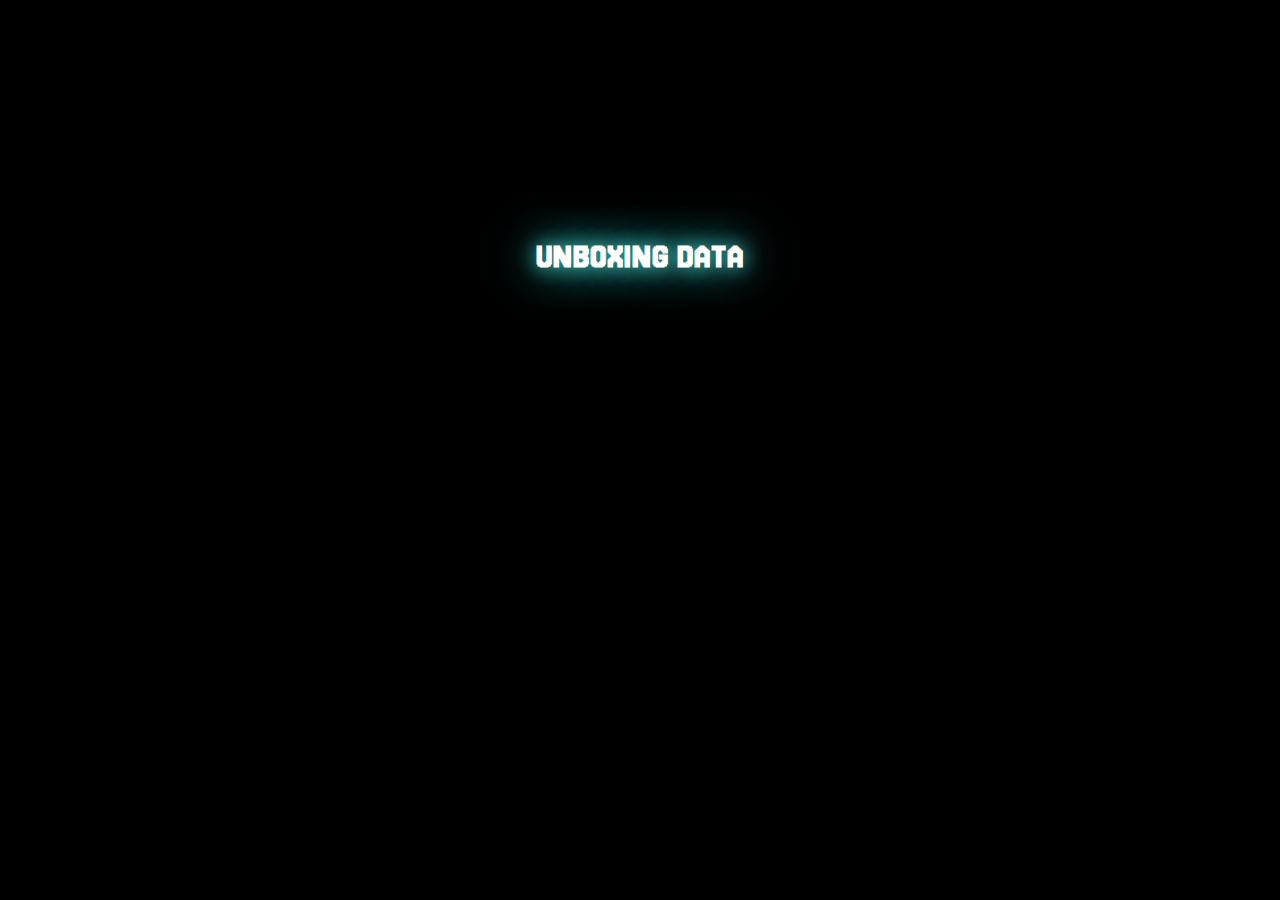
<file: index.html>
<!DOCTYPE html>
<html lang="en">
<head>
    <meta charset="UTF-8">
    <meta name="viewport" content="width=device-width, initial-scale=1.0">
    <title>Unboxing Data</title>
    <link rel="stylesheet" href="style.css">

    <link rel="preconnect" href="https://fonts.googleapis.com">
    <link rel="preconnect" href="https://fonts.gstatic.com" crossorigin>
    <link href="https://fonts.googleapis.com/css2?family=Jersey+20&family=Oswald:wght@200..700&display=swap" rel="stylesheet">
    
</head>
<body>
    <header class="hero">
        <h1>Unboxing Data</h1>
        
        <!-- Page Links with Data Flow Animation -->
        <div class="links">
            <a href="page1.html" class="dataflow-link" data-title="Page 1">
                <span class="dataflow speed1">
                    <div class="data"></div><div class="data"></div><div class="data"></div>
                    <div class="data"></div><div class="data"></div><div class="data"></div>
                </span>
                <span class="link-title">Data Trails</span>
            </a>
            <a href="page2.html" class="dataflow-link" data-title="Page 2">
                <span class="dataflow speed2">
                    <div class="data"></div><div class="data"></div><div class="data"></div>
                    <div class="data"></div><div class="data"></div><div class="data"></div>
                </span>
                <span class="link-title">Crafting Experiences</span>
            </a>
            <a href="page4.html" class="dataflow-link" data-title="Page 4">
                <span class="dataflow speed4">
                    <div class="data"></div><div class="data"></div><div class="data"></div>
                    <div class="data"></div><div class="data"></div><div class="data"></div>
                </span>
                <span class="link-title">From Personal to Global</span>
            </a>
            <a href="page3.html" class="dataflow-link" data-title="Page 3">
                <span class="dataflow speed3">
                    <div class="data"></div><div class="data"></div><div class="data"></div>
                    <div class="data"></div><div class="data"></div><div class="data"></div>
                </span>
                <span class="link-title">AI and Data Transparency</span>
            </a>
            <a href="page5.html" class="dataflow-link" data-title="Page 5">
                <span class="dataflow speed5">
                    <div class="data"></div><div class="data"></div><div class="data"></div>
                    <div class="data"></div><div class="data"></div><div class="data"></div>
                </span>
                <span class="link-title">Dynamic "Protrait"</span>
            </a>
        </div>
    </header>
</body>
</html>
</file>
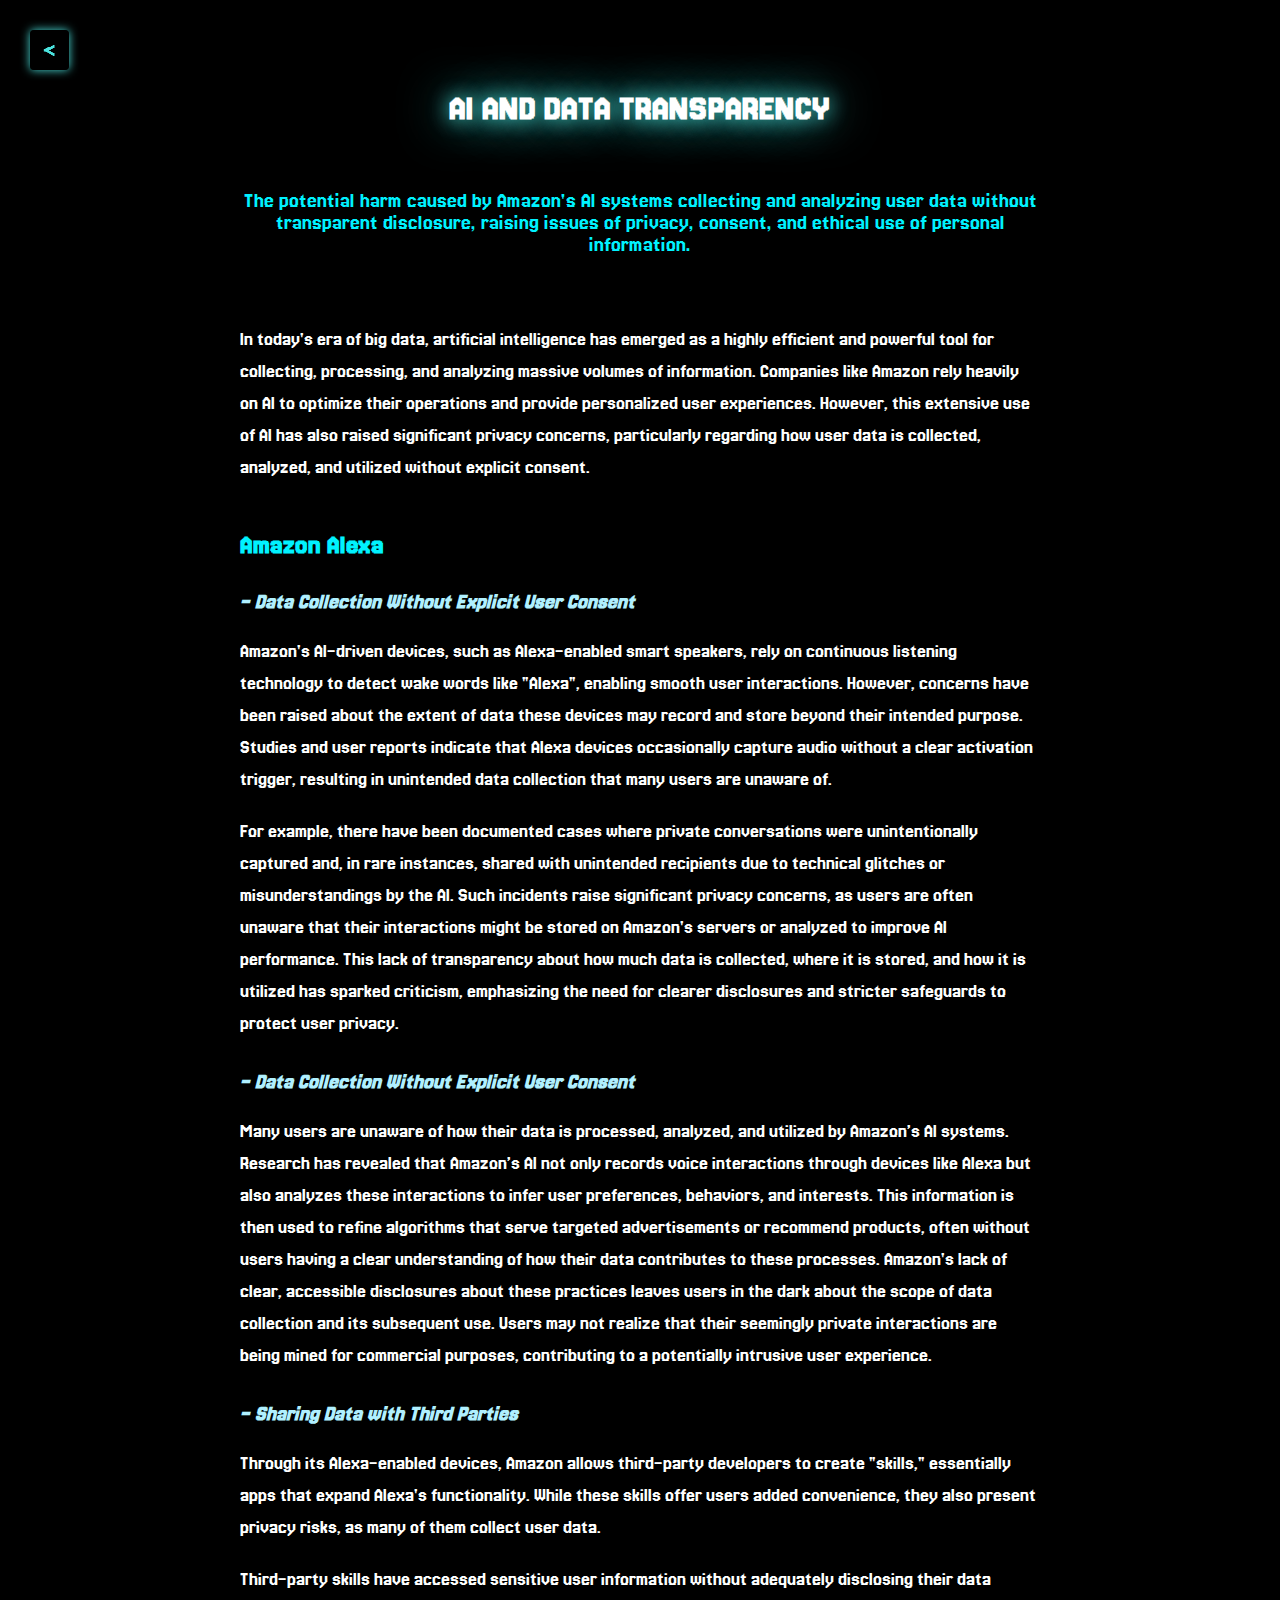
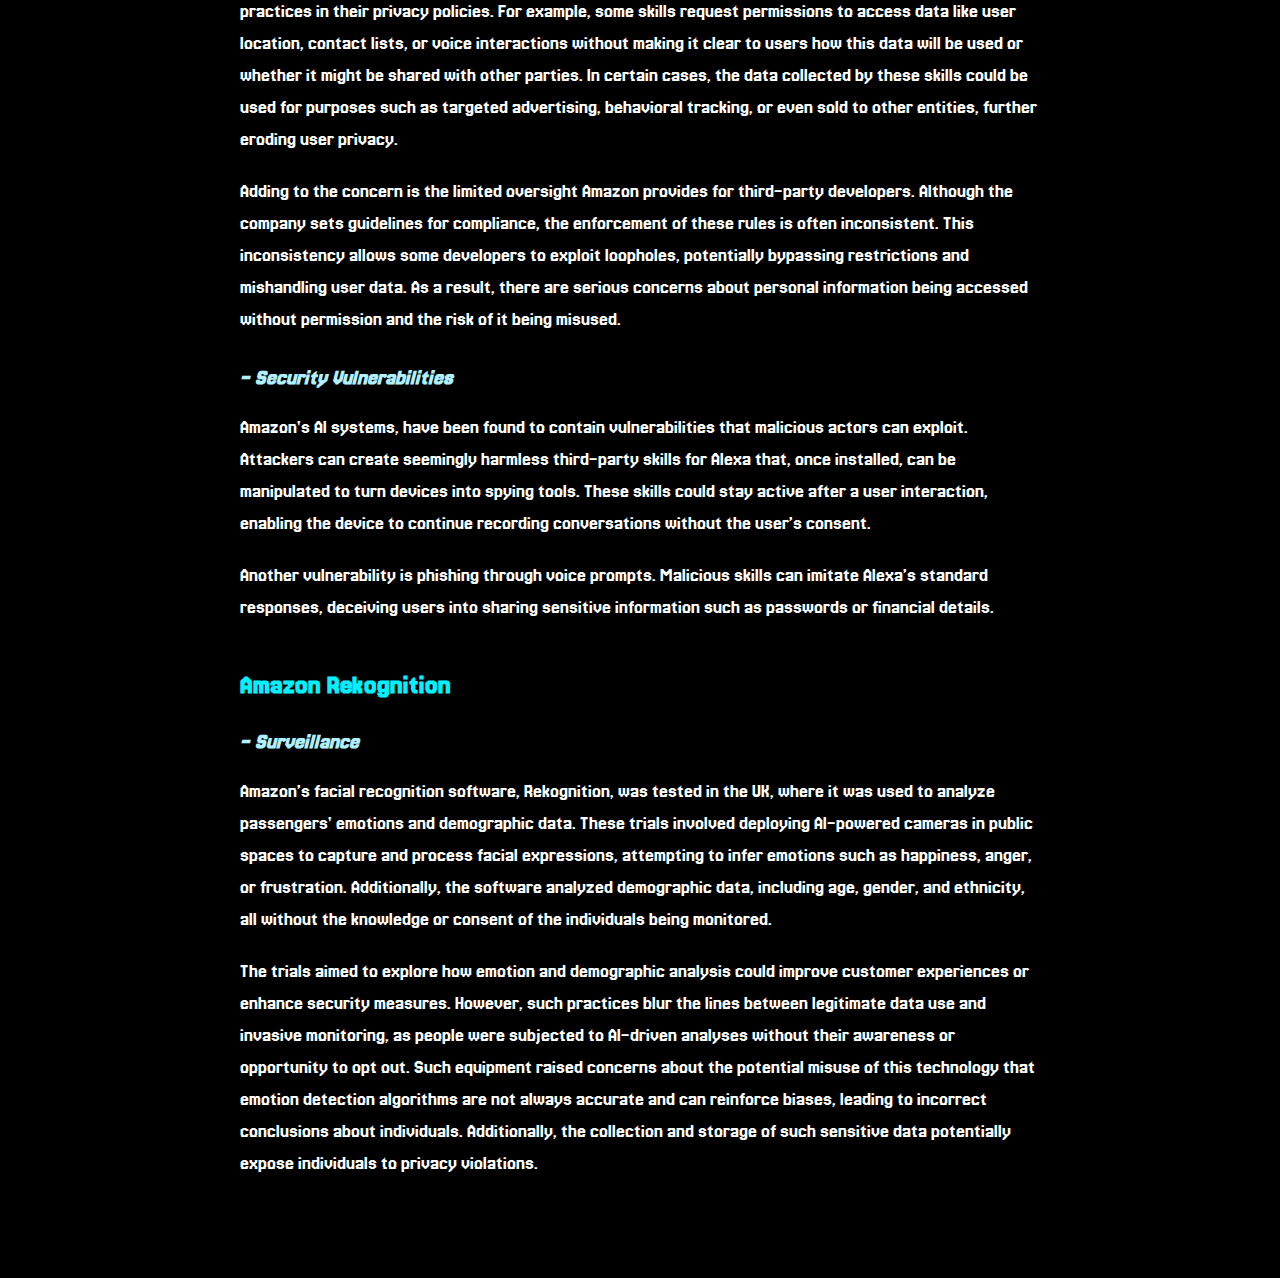
<file: page3.html>
<!DOCTYPE html>
<html lang="en">
<head>
    <meta charset="UTF-8">
    <meta name="viewport" content="width=device-width, initial-scale=1.0">
    <title>AI and Data Transparency</title>
    <link rel="stylesheet" href="page3.css">

    <link rel="preconnect" href="https://fonts.googleapis.com">
    <link rel="preconnect" href="https://fonts.gstatic.com" crossorigin>
    <link href="https://fonts.googleapis.com/css2?family=Jersey+20&family=Oswald:wght@200..700&display=swap" rel="stylesheet">
</head>
<body>
    <header class="hero">
        <h1>AI and Data Transparency</h1>
    </header>

    <!-- Content Section -->
    <section class="content">
        <p class="intro-text">The potential harm caused by Amazon's AI systems collecting and analyzing user data without transparent disclosure, raising issues of privacy, consent, and ethical use of personal information.</p>


        <!-- Example Content Blocks -->
        <div class="content-block">
            <p>In today's era of big data, artificial intelligence has emerged as a highly efficient and powerful tool for collecting, processing, and analyzing massive volumes of information. Companies like Amazon rely heavily on AI to optimize their operations and provide personalized user experiences. However, this extensive use of AI has also raised significant privacy concerns, particularly regarding how user data is collected, analyzed, and utilized without explicit consent.</p>
            
            <h2>Amazon Alexa</h2>
            <h3><i>- Data Collection Without Explicit User Consent</i></h3>

            <p>Amazon's AI-driven devices, such as Alexa-enabled smart speakers, rely on continuous listening technology to detect wake words like "Alexa", enabling smooth user interactions. However, concerns have been raised about the extent of data these devices may record and store beyond their intended purpose. Studies and user reports indicate that Alexa devices occasionally capture audio without a clear activation trigger, resulting in unintended data collection that many users are unaware of. </p>
            
            <p>For example, there have been documented cases where private conversations were unintentionally captured and, in rare instances, shared with unintended recipients due to technical glitches or misunderstandings by the AI. Such incidents raise significant privacy concerns, as users are often unaware that their interactions might be stored on Amazon's servers or analyzed to improve AI performance. This lack of transparency about how much data is collected, where it is stored, and how it is utilized has sparked criticism, emphasizing the need for clearer disclosures and stricter safeguards to protect user privacy.</p>
            
            <h3><i>- Data Collection Without Explicit User Consent</i></h3>

            <p>Many users are unaware of how their data is processed, analyzed, and utilized by Amazon’s AI systems. Research has revealed that Amazon’s AI not only records voice interactions through devices like Alexa but also analyzes these interactions to infer user preferences, behaviors, and interests. This information is then used to refine algorithms that serve targeted advertisements or recommend products, often without users having a clear understanding of how their data contributes to these processes. Amazon's lack of clear, accessible disclosures about these practices leaves users in the dark about the scope of data collection and its subsequent use. Users may not realize that their seemingly private interactions are being mined for commercial purposes, contributing to a potentially intrusive user experience.</p>
         
            <h3><i>- Sharing Data with Third Parties</i></h3>

            <p>Through its Alexa-enabled devices, Amazon allows third-party developers to create "skills," essentially apps that expand Alexa's functionality. While these skills offer users added convenience, they also present privacy risks, as many of them collect user data.</p>

            <p>Third-party skills have accessed sensitive user information without adequately disclosing their data practices in their privacy policies. For example, some skills request permissions to access data like user location, contact lists, or voice interactions without making it clear to users how this data will be used or whether it might be shared with other parties. In certain cases, the data collected by these skills could be used for purposes such as targeted advertising, behavioral tracking, or even sold to other entities, further eroding user privacy.</p>
            <p>Adding to the concern is the limited oversight Amazon provides for third-party developers. Although the company sets guidelines for compliance, the enforcement of these rules is often inconsistent. This inconsistency allows some developers to exploit loopholes, potentially bypassing restrictions and mishandling user data. As a result, there are serious concerns about personal information being accessed without permission and the risk of it being misused.</p>
        
            <h3><i>- Security Vulnerabilities</i></h3>

            <p>Amazon's AI systems, have been found to contain vulnerabilities that malicious actors can exploit. Attackers can create seemingly harmless third-party skills for Alexa that, once installed, can be manipulated to turn devices into spying tools. These skills could stay active after a user interaction, enabling the device to continue recording conversations without the user’s consent.</p>

            <p>Another vulnerability is phishing through voice prompts. Malicious skills can imitate Alexa’s standard responses, deceiving users into sharing sensitive information such as passwords or financial details. </p>

            <h2>Amazon Rekognition</h2>
            <h3><i>- Surveillance</i></h3>

            <p>Amazon’s facial recognition software, Rekognition, was tested in the UK, where it was used to analyze passengers' emotions and demographic data. These trials involved deploying AI-powered cameras in public spaces to capture and process facial expressions, attempting to infer emotions such as happiness, anger, or frustration. Additionally, the software analyzed demographic data, including age, gender, and ethnicity, all without the knowledge or consent of the individuals being monitored.</p>
        
            <p>The trials aimed to explore how emotion and demographic analysis could improve customer experiences or enhance security measures. However, such practices blur the lines between legitimate data use and invasive monitoring, as people were subjected to AI-driven analyses without their awareness or opportunity to opt out. Such equipment raised concerns about the potential misuse of this technology that emotion detection algorithms are not always accurate and can reinforce biases, leading to incorrect conclusions about individuals. Additionally, the collection and storage of such sensitive data potentially expose individuals to privacy violations.</p>
        </div>


    </section>

    <script>
        function toggleImage() {
            const imageContainer = document.getElementById('dataImage');
            if (imageContainer.style.display === 'none' || imageContainer.style.display === '') {
                imageContainer.style.display = 'block'; // Show the image
            } else {
                imageContainer.style.display = 'none'; // Hide the image
            }
        }
        </script>

    <a href="index.html" class="home-arrow" title="Back to Home">
        &lt;
    </a>
</body>
</html>
</file>
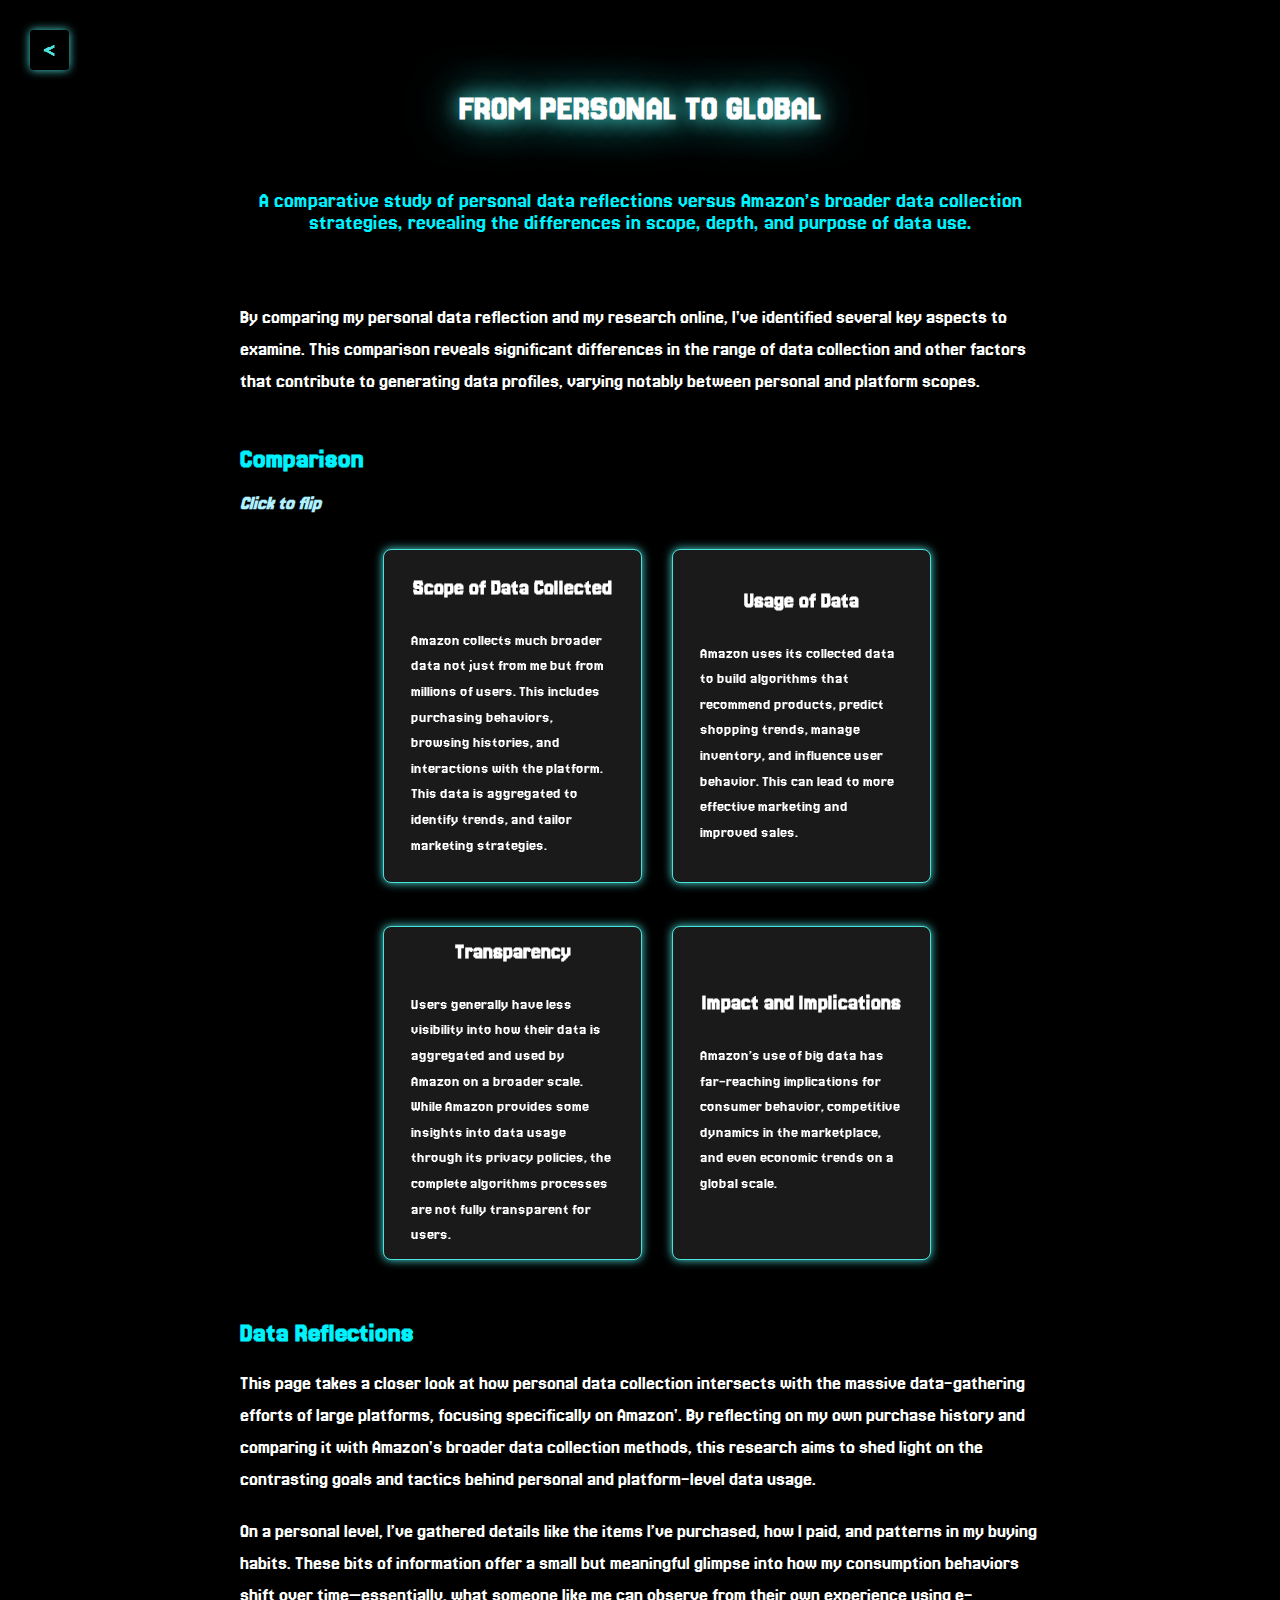
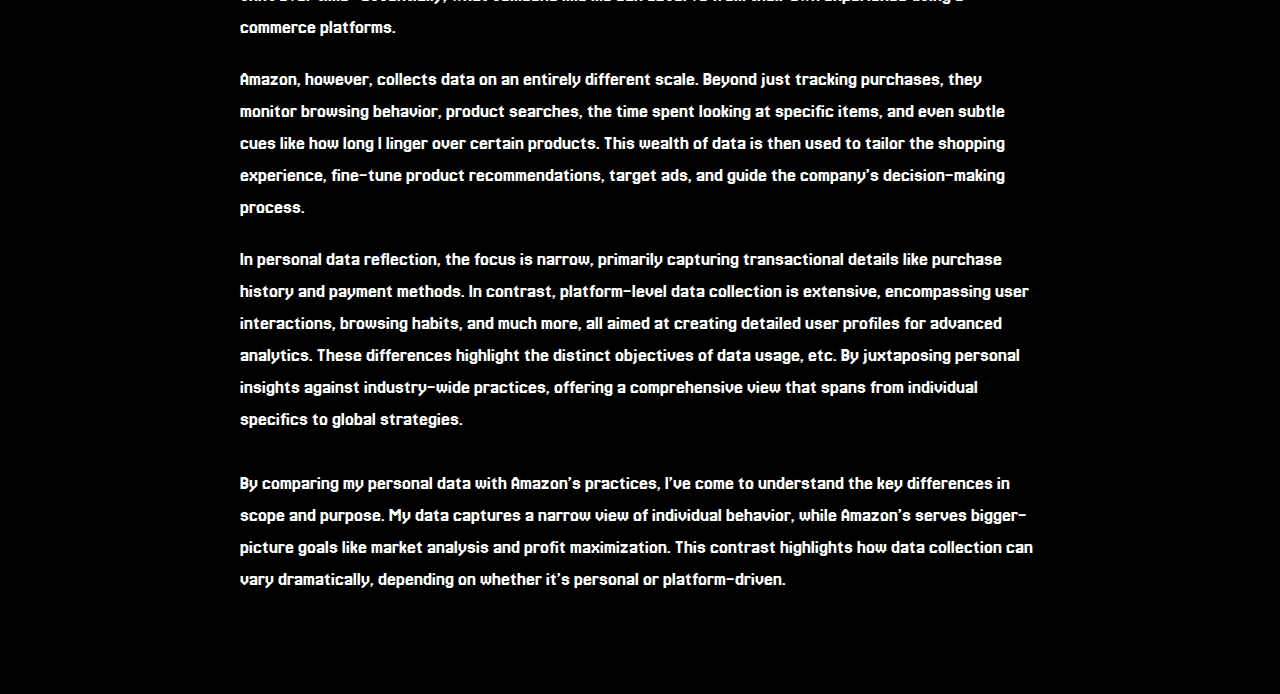
<file: page4.html>
<!DOCTYPE html>
<html lang="en">
<head>
    <meta charset="UTF-8">
    <meta name="viewport" content="width=device-width, initial-scale=1.0">
    <title>From Personal to Global</title>
    <link rel="stylesheet" href="page4.css">

    <link rel="preconnect" href="https://fonts.googleapis.com">
    <link rel="preconnect" href="https://fonts.gstatic.com" crossorigin>
    <link href="https://fonts.googleapis.com/css2?family=Jersey+20&family=Oswald:wght@200..700&display=swap" rel="stylesheet">
</head>
<body>
    <header class="hero">
        <h1>From Personal to Global</h1>
    </header>

    <!-- Content Section -->
    <section class="content">
        <p class="intro-text">A comparative study of personal data reflections versus Amazon’s broader data collection strategies, revealing the differences in scope, depth, and purpose of data use.</p>
        

        <!-- Example Content Blocks -->
        <div class="content-block">
            <!-- <h2>How Amazon Uses Big Data?</h2>
            <h3>Personalized Recommendation System</h3> -->
            <p>By comparing my personal data reflection and my research online, I've identified several key aspects to examine. This comparison reveals significant differences in the range of data collection and other factors that contribute to generating data profiles, varying notably between personal and platform scopes. </p>
            
            <h2>Comparison</h2>
            <h3><i>Click to flip</i></h3>
<div class="card-list">
  <div class="card" onclick="flipCard(this)">
    <div class="card__back">
        <h3>Scope of Data Collected</h3>
      <p>My personal data reflection involves specific details about transactions I’ve made, including items purchased, costs, shipping details, and timing of purchases. This data is comprehensive but is strictly limited to my interactions and transactions.</p>
    </div>
    <div class="card__front">
        <h3>Scope of Data Collected</h3>
        <p>Amazon collects much broader data not just from me but from millions of users. This includes purchasing behaviors, browsing histories, and interactions with the platform. This data is aggregated to identify trends, and tailor marketing strategies.</p>
    </div>
  </div>
  <!-- Repeat the card structure for each card -->
  <div class="card" onclick="flipCard(this)">
    <div class="card__back">
        <h3>Usage of Data</h3>
      <p>By analyzing my personal data, I can uncover my shopping patterns, preferences, and financial planning. This self-reflection can help to understanding my personal spending habits.</p>
    </div>
    <div class="card__front">
        <h3>Usage of Data</h3>
        <p>Amazon uses its collected data to build algorithms that recommend products, predict shopping trends, manage inventory, and influence user behavior. This can lead to more effective marketing and improved sales.</p>
    </div>
  </div>

    <div class="card" onclick="flipCard(this)">
      <div class="card__back">
        <h3>Transparency</h3>
        <p>When I download and review my data, I can have a direct insight into what information is collected and how it appears. This can increase my awareness of my personal information.</p>
      </div>
      <div class="card__front">
        <h3>Transparency</h3>
          <p>Users generally have less visibility into how their data is aggregated and used by Amazon on a broader scale. While Amazon provides some insights into data usage through its privacy policies, the complete algorithms processes are not fully transparent for users.</p>
      </div>
    </div>
    <!-- Repeat the card structure for each card -->
    <div class="card" onclick="flipCard(this)">
      <div class="card__back">
        <h3>Impact and Implications</h3>
        <p>The impact is primarily on a personal level, influencing my own purchasing decisions and financial management.</p>
      </div>
      <div class="card__front">
        <h3>Impact and Implications</h3>
          <p>Amazon’s use of big data has far-reaching implications for consumer behavior, competitive dynamics in the marketplace, and even economic trends on a global scale.</p>
      </div>
    </div>
  </div>
  
          <h2>Data Reflections</h2>
            <p>This page takes a closer look at how personal data collection intersects with the massive data-gathering efforts of large platforms, focusing specifically on Amazon'. By reflecting on my own purchase history and comparing it with Amazon's broader data collection methods, this research aims to shed light on the contrasting goals and tactics behind personal and platform-level data usage.</p>
            
            <p>On a personal level, I’ve gathered details like the items I’ve purchased, how I paid, and patterns in my buying habits. These bits of information offer a small but meaningful glimpse into how my consumption behaviors shift over time—essentially, what someone like me can observe from their own experience using e-commerce platforms.</p>

            <p>Amazon, however, collects data on an entirely different scale. Beyond just tracking purchases, they monitor browsing behavior, product searches, the time spent looking at specific items, and even subtle cues like how long I linger over certain products. This wealth of data is then used to tailor the shopping experience, fine-tune product recommendations, target ads, and guide the company’s decision-making process.</p>

           

        <div class="content-block">
            <p>In personal data reflection, the focus is narrow, primarily capturing transactional details like purchase history and payment methods. In contrast, platform-level data collection is extensive, encompassing user interactions, browsing habits, and much more, all aimed at creating detailed user profiles for advanced analytics. These differences highlight the distinct objectives of data usage, etc. By juxtaposing personal insights against industry-wide practices, offering a comprehensive view that spans from individual specifics to global strategies.</p>
        </div>

        <p>By comparing my personal data with Amazon’s practices, I’ve come to understand the key differences in scope and purpose. My data captures a narrow view of individual behavior, while Amazon’s serves bigger-picture goals like market analysis and profit maximization. This contrast highlights how data collection can vary dramatically, depending on whether it’s personal or platform-driven.</p>
    </section>

    <script src="script.js"></script>

    <a href="index.html" class="home-arrow" title="Back to Home">
        &lt;
    </a>
</body>
</html>
</file>
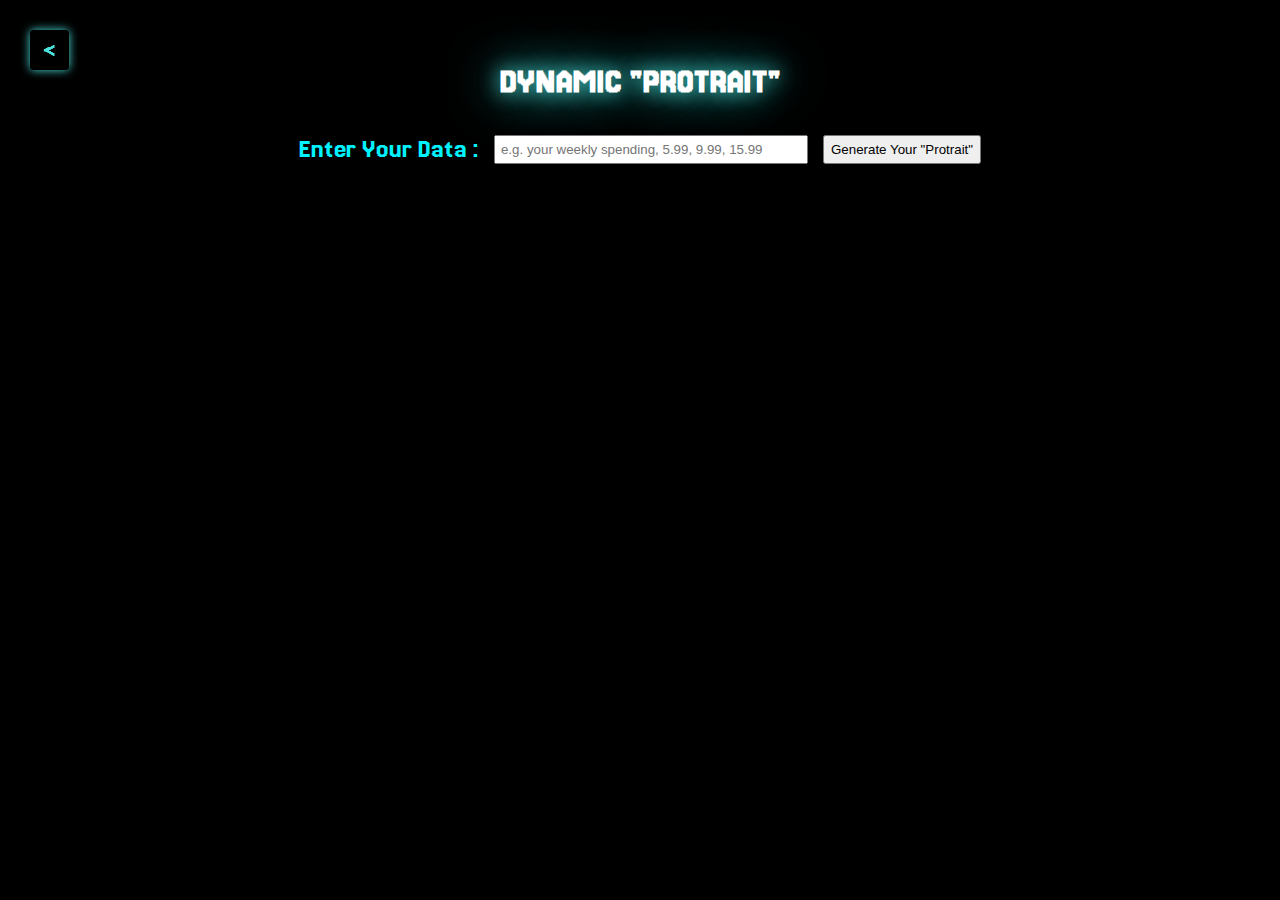
<file: page5.html>
<!DOCTYPE html>
<html lang="en">
<head>
    <meta charset="UTF-8">
    <meta name="viewport" content="width=device-width, initial-scale=1.0">

    <link rel="preconnect" href="https://fonts.googleapis.com">
    <link rel="preconnect" href="https://fonts.gstatic.com" crossorigin>
    <link href="https://fonts.googleapis.com/css2?family=Jersey+20&family=Oswald:wght@200..700&display=swap" rel="stylesheet">
    <title>Dynamic "Protrait"</title>
    <style>
        body, html {
            margin: 0;
            padding: 0;
            overflow: hidden;
            display: flex;
            flex-direction: column;
            align-items: center;
            background-color: #000;
            color: white;
            font-family: "Jersey 20", sans-serif;
            height: 100vh;
        }

        h1 {
          font-size: 37px;
    text-transform: uppercase;
    color: #ffffff;
    text-shadow: 0 0 20px #4ae2dd, 0 0 50px #4ae2dd;
    margin-top: 7vh;
        }

        #controls {
            margin-top: 10px;
            display: flex;
            gap: 15px;
        }

        input[type="text"] {
            width: 300px;
            padding: 5px;
        }

        canvas {
            display: block;
            background: #000;
            margin-top: 20px;
        }

        .home-arrow {
    position: fixed;
    top: 30px;
    left: 30px;
    font-size: 30px;
    color: #4ae2dd;
    text-decoration: none;
    background-color: rgba(0, 0, 0, 0.6);
    padding: 5px 13px;
    border-radius: 4px;
    box-shadow: 0 0 10px #4ae2dd;
    transition: transform 0.3s, box-shadow 0.3s;
    z-index: 1000; /* Ensure it's above other elements */
}

.home-arrow:hover {
    transform: scale(1.1);
    box-shadow: 0 0 15px #4ae2dd, 0 0 30px #4ae2dd;
}

label{
  font-size: 28px;
    color: #00f2ff;
}

    </style>
</head>
<body>
    <h1>Dynamic "Protrait"</h1>
    <div id="controls">
        <label for="radiusInput">Enter Your Data :</label>
        <input type="text" id="radiusInput" placeholder="e.g. your weekly spending, 5.99, 9.99, 15.99" />
        <button onclick="createDots()">Generate Your "Protrait"</button>
    </div>

    <a href="index.html" class="home-arrow" title="Back to Home">
      &lt;
  </a>

    <canvas id="dotCanvas"></canvas>

    <script>
        const canvas = document.getElementById('dotCanvas');
        const ctx = canvas.getContext('2d');

        // Resize canvas to 100% of the viewport width and 80% of the height
        function resizeCanvas() {
            canvas.width = window.innerWidth;
            canvas.height = window.innerHeight * 0.78;
        }
        resizeCanvas();

        let dots = [];
        let mouseX = 0;
        let mouseY = 0;

        const maxConnectionDistance = 700; // Distance threshold for connecting dots
        const maxConnections = 5; // Max number of connections per dot

        // Normalize the radius to a manageable range (e.g., 2 to 50)
        function normalizeRadius(inputValue, minInput = 1, maxInput = 1000, minOutput = 2, maxOutput = 50) {
            return minOutput + ((inputValue - minInput) * (maxOutput - minOutput)) / (maxInput - minInput);
        }

        // Create dots based on user input
        function createDots() {
            const radiusInput = document.getElementById('radiusInput').value;
            const radii = radiusInput.split(',').map(num => parseFloat(num.trim()));
            dots = [];

            radii.forEach(originalRadius => {
                if (!isNaN(originalRadius) && originalRadius > 0) {
                    const normalizedSize = normalizeRadius(originalRadius);
                    dots.push({
                        x: Math.random() * canvas.width,
                        y: Math.random() * canvas.height,
                        size: normalizedSize,           // Display size
                        originalSize: originalRadius,   // Store original input radius for hover display
                        dx: (Math.random() - 0.5) * 2,
                        dy: (Math.random() - 0.5) * 2
                    });
                }
            });
        }

        // Animate dots and selectively connect them
        function animate() {
            ctx.clearRect(0, 0, canvas.width, canvas.height);

            dots.forEach(dot => {
                // Move dots
                dot.x += dot.dx;
                dot.y += dot.dy;

                // Bounce off edges
                if (dot.x < 0 || dot.x > canvas.width) dot.dx *= -1;
                if (dot.y < 0 || dot.y > canvas.height) dot.dy *= -1;

                // Draw dot
                ctx.beginPath();
                ctx.arc(dot.x, dot.y, dot.size, 0, Math.PI * 2);
                ctx.fillStyle = 'white';
                ctx.fill();

                // Check if the mouse is hovering over the dot
                if (isMouseOverDot(dot)) {
                    // Display the original input radius
                    ctx.font = '12px Arial';
                    ctx.fillStyle = 'cyan';
                    ctx.fillText(`Data Value: ${dot.originalSize}`, dot.x + dot.size + 5, dot.y - dot.size - 5);
                }

                // Find and connect to a limited number of nearby dots
                const neighbors = [];
                dots.forEach(otherDot => {
                    if (otherDot !== dot) {
                        const dx = otherDot.x - dot.x;
                        const dy = otherDot.y - dot.y;
                        const distance = Math.sqrt(dx * dx + dy * dy);
                        if (distance < maxConnectionDistance) {
                            neighbors.push({ dot: otherDot, distance });
                        }
                    }
                });

                // Sort neighbors by distance and connect to the closest ones
                neighbors.sort((a, b) => a.distance - b.distance);
                neighbors.slice(0, maxConnections).forEach(neighbor => {
                    // Calculate opacity with an exponential fade-in effect
                    const fadeFactor = Math.pow((1 - neighbor.distance / maxConnectionDistance), 3); // Exponential fade-out
                    ctx.beginPath();
                    ctx.moveTo(dot.x, dot.y);
                    ctx.lineTo(neighbor.dot.x, neighbor.dot.y);
                    ctx.strokeStyle = `rgba(255, 255, 255, ${fadeFactor})`;
                    ctx.stroke();
                });
            });

            requestAnimationFrame(animate);
        }

        // Mouse hover detection
        canvas.addEventListener('mousemove', (e) => {
            const rect = canvas.getBoundingClientRect();
            mouseX = e.clientX - rect.left;
            mouseY = e.clientY - rect.top;
        });

        function isMouseOverDot(dot) {
            const dx = mouseX - dot.x;
            const dy = mouseY - dot.y;
            return Math.sqrt(dx * dx + dy * dy) < dot.size;
        }

        // Start the animation
        animate();

        // Resize canvas on window resize
        window.addEventListener('resize', resizeCanvas);
    </script>
</body>
</html>
</file>
<file: page3.css>
/* Body Background */
body {
    background-color: #000;
    color: #fff;
    font-family: "Jersey 20", sans-serif;
    padding: 0 1rem;
    margin-bottom: 4%;
}

/* Hero Section */
.hero {
    text-align: center;
}

.hero h1 {
    font-size: 37px;
    text-transform: uppercase;
    color: #ffffff;
    text-shadow: 0 0 20px #4ae2dd, 0 0 50px #4ae2dd;
    margin-top: 10vh;
}

/* Content Section */
.content {
    max-width: 800px;
    margin: 0 auto;
    padding: 1rem;
}

.intro-text {
    font-size: 22px;
    color: #00f2ff;
    text-align: center;
    margin-bottom: 4.2rem;
}

.content-block {
    margin-bottom: 2rem;
}

.content-block h2 {
    font-size: 28px;
    color: #00f2ff;
    margin-top: 3rem;
    margin-bottom: 0.5rem;
}

.content-block h3 {
    font-size: 22px;
    color: #b0f0ff;
    margin-top: 2rem;
}

.content-block p {
    font-size: 20px;
    color: #ffffff;
    line-height: 1.6;
}

.content-block li {
    font-size: 20px;
    color: #b0f0ff;
    line-height: 1.6;
}

/* Home Arrow Icon Styles */
.home-arrow {
    position: fixed;
    top: 30px;
    left: 30px;
    font-size: 30px;
    color: #4ae2dd;
    text-decoration: none;
    background-color: rgba(0, 0, 0, 0.6);
    padding: 5px 13px;
    border-radius: 4px;
    box-shadow: 0 0 10px #4ae2dd;
    transition: transform 0.3s, box-shadow 0.3s;
    z-index: 1000; /* Ensure it's above other elements */
}

.home-arrow:hover {
    transform: scale(1.1);
    box-shadow: 0 0 15px #4ae2dd, 0 0 30px #4ae2dd;
}

/* Down Arrow Styling */
.toggle-arrow {
    cursor: pointer;
    font-size: 23px;
    color: #00f2ff;
    text-align: center;
    margin: 1rem auto;
    display: flex;
    justify-content: center;
    transition: transform 0.3s;
    margin-top: 2rem;
}

.toggle-arrow:hover {
    transform: scale(1.1);
    text-shadow: 0 0 20px #4ae2dd, 0 0 50px #4ae2dd;
}

/* Centering and Styling the Image */
.image-container {
    display: flex;
    justify-content: center; /* Center horizontally */
    align-items: center;     /* Center vertically */
    overflow: hidden;
    text-align: center;
    border-radius: 8px;
    
}

.image-container img {
    width: 100%;
    height: auto;
    opacity: 0.85; /* Make the image slightly darker */
    transition: opacity 0.3s, transform 0.3s;
}

.image-container img:hover {
    opacity: 1;
    transform: scale(1.05); /* Slight zoom effect on hover */
}

/* Image Container
.image-container {
    position: relative;
    overflow: hidden;
    border-radius: 8px;
    margin-top: 1.5rem;
    margin-bottom: 1.5rem;
}

/* Image Styling */
/* .image-container img {
    width: 100%;
    height: auto;
    display: block;
    opacity: 0.85;
    transition: opacity 0.3s, transform 0.3s;
}  */
</file>
<file: page4.css>
/* Body Background */
body {
    background-color: #000;
    color: #fff;
    font-family: "Jersey 20", sans-serif;
    padding: 0 1rem;
    margin-bottom: 4%;
}

/* Hero Section */
.hero {
    text-align: center;
}

.hero h1 {
    font-size: 37px;
    text-transform: uppercase;
    color: #ffffff;
    text-shadow: 0 0 20px #4ae2dd, 0 0 50px #4ae2dd;
    margin-top: 10vh;
}

/* Content Section */
.content {
    max-width: 800px;
    margin: 0 auto;
    padding: 1rem;
}

.intro-text {
    font-size: 22px;
    color: #00f2ff;
    text-align: center;
    margin-bottom: 4.2rem;
}

.content-block {
    margin-bottom: 2rem;
}

.content-block h2 {
    font-size: 28px;
    color: #00f2ff;
    margin-top: 3rem;
    margin-bottom: 0.5rem;
}

.content-block h3 {
    font-size: 20px;
    color: #b0f0ff;
 
}

.content-block p {
    font-size: 20px;
    color: #ffffff;
    line-height: 1.6;
}

.content-block li {
    font-size: 20px;
    color: #b0f0ff;
    line-height: 1.6;
}

/* Home Arrow Icon Styles */
.home-arrow {
    position: fixed;
    top: 30px;
    left: 30px;
    font-size: 30px;
    color: #4ae2dd;
    text-decoration: none;
    background-color: rgba(0, 0, 0, 0.6);
    padding: 5px 13px;
    border-radius: 4px;
    box-shadow: 0 0 10px #4ae2dd;
    transition: transform 0.3s, box-shadow 0.3s;
    z-index: 1000; /* Ensure it's above other elements */
}

.home-arrow:hover {
    transform: scale(1.1);
    box-shadow: 0 0 15px #4ae2dd, 0 0 30px #4ae2dd;
}

/* Image Container */
.image-container {
    position: relative;
    overflow: hidden;
    border-radius: 8px;
    margin-top: 1.5rem;
    margin-bottom: 1.5rem;
}

/* Image Styling */
.image-container img {
    width: 100%;
    height: auto;
    display: block;
    opacity: 0.85; /* Make the image slightly darker */
    transition: opacity 0.3s, transform 0.3s;
}

/* Hover Effect */
.image-container:hover img {
    opacity: 1;
    transform: scale(1.05); /* Slight zoom effect on hover */
}


/* Card List Styling */
.card-list {
    display: flex;
    flex-wrap: wrap;
    gap: 2rem;
    justify-content: center;
    margin-top: 1rem;
    margin-bottom: 4rem;
  }
  
  .card {
    position: relative;
    height: 300px;
    width: 225px;
    cursor: pointer;
    perspective: 1000px;
    margin: 1rem;
    margin-bottom: 1.8rem;
  }

  
  /* Card Front and Back Styling */
  .card__front{
    position: absolute;
    top: 0;
    right: 0;
    bottom: 0;
    left: 0;
    border: 1px solid #4ae2dd;
    border-radius: 8px;
    box-shadow: 1px 2px 4px rgba(74, 226, 221, 0.3);
    height: 100%;
    width: 100%;
    transition: transform 0.6s;
    backface-visibility: hidden;
    -webkit-backface-visibility: hidden;
    display: flex;
    flex-direction: column;
    align-items: center;
    justify-content: center;
    font-size: 18px;
    color: #ffffff;
    padding: 1rem;
    box-shadow: 0 0 10px #4ae2dd;
  }

  .card__back {
    position: absolute;
    top: 0;
    right: 0;
    bottom: 0;
    left: 0;
    border: 1px solid #333;
    border-radius: 8px;
    box-shadow: 1px 2px 4px rgba(74, 226, 221, 0.3);
    height: 100%;
    width: 100%;
    transition: transform 0.6s;
    backface-visibility: hidden;
    -webkit-backface-visibility: hidden;
    display: flex;
    flex-direction: column;
    align-items: center;
    justify-content: center;
    font-size: 18px;
    color: #ffffff;
    padding: 1rem;
    box-shadow: 0 0 10px #4ae2dd;
  }
  
  /* Card Front Styling */
  .card__front {
    background-color: #1a1a1a;
  }
  
  /* Card Back Styling */
  .card__back {
    background-color: #00d9dc;
    color: #000;
    transform: rotateY(180deg);
    font-size: 16px;
  }
  
  /* Card Flipping Effect */
  .card.card--flipped .card__front {
    transform: rotateY(180deg);
  }
  
  .card.card--flipped .card__back {
    transform: rotateY(0deg);
  }
  
  .card__back h3 {
    font-size: 22px;
    color: #333;
    text-align: center;
    margin-top: 1.2rem;
    margin-bottom: 0.8rem;
  }
  
  .card__back p {
    font-size: 16px;
    color: #333;
    text-align: left;
    width: 90%;
  }

  .card__front h3 {
    font-size: 22px;
    color: #ffffff;
    text-align: center;
    margin-top: 1.2rem;
    margin-bottom: 0.8rem;
  }
  
  .card__front p {
    font-size: 16px;
    color: #ffffff;
    text-align: left;
    width: 90%;
  }
</file>
<file: style.css>
/* General Reset */
* {
    margin: 0;
    padding: 0;
    box-sizing: border-box;
    font-family: "Jersey 20", sans-serif;
}

body {
    background-color: #000;
    display: flex;
    justify-content: center;
    align-items: center;
    height: 100vh;
    color: #fff;
    text-shadow: 0 0 20px #4ae2dd, 0 0 50px #4ae2dd;
}

.hero {
    text-align: center;
}

h1 {
    text-transform: uppercase;
    font-size: 37px;
    margin-top: 1.9rem;
    margin-bottom: 4.3rem;
}

/* Links with Data Flow Effect */
.links {
    display: flex;
    flex-direction: column;
    gap: 1rem; /* Increased gap for bigger margin */
    max-width: 500px; /* Increased max-width */
    margin: 0 auto;
}

.dataflow-link {
    position: relative;
    display: flex;
    justify-content: center;
    align-items: center;
    padding: 1rem; /* Increased padding for larger clickable area */
    font-size: 18px;
    text-decoration: none;
    color: #4ae2dd;
    overflow: hidden;
}

.dataflow {
    display: flex;
    justify-content: space-between;
    width: 55%;
    position: absolute;
    top: 50%;
    transform: translateY(-50%);
}

/* Different animation speeds */
.speed1 .data { animation: dataFlowAnimation 1.2s linear infinite; }
.speed2 .data { animation: dataFlowAnimation 1.5s linear infinite; }
.speed3 .data { animation: dataFlowAnimation 1.8s linear infinite; }
.speed4 .data { animation: dataFlowAnimation 2.1s linear infinite; }
.speed5 .data { animation: dataFlowAnimation 2.4s linear infinite; }

.data {
    width: 12px;
    height: 12px;
    background-color: #00f2ff;
    border-radius: 50%;
    opacity: 0;
}

/* Flow Animation */
@keyframes dataFlowAnimation {
    0% { opacity: 0; transform: translateY(0); }
    50% { opacity: 1; transform: translateY(-10px); }
    100% { opacity: 0; transform: translateY(0); }
}

/* Staggered Delay */
.dataflow .data:nth-child(1) { animation-delay: 0s; }
.dataflow .data:nth-child(2) { animation-delay: 0.2s; }
.dataflow .data:nth-child(3) { animation-delay: 0.4s; }
.dataflow .data:nth-child(4) { animation-delay: 0.6s; }
.dataflow .data:nth-child(5) { animation-delay: 0.8s; }
.dataflow .data:nth-child(6) { animation-delay: 1s; }

/* Link Title Hover Glow Effect */
.link-title {
    opacity: 0;
    transition: opacity 0.3s, text-shadow 0.3s;
    color: #4ae2df;
    font-size: 25px; /* Increased font size */
}

.dataflow-link:hover .link-title {
    opacity: 1;
    text-shadow: 0 0 15px #00ffff, 0 0 20px #4ae2da;
}

.dataflow-link:hover .dataflow {
    opacity: 0.2;
}
</file>
